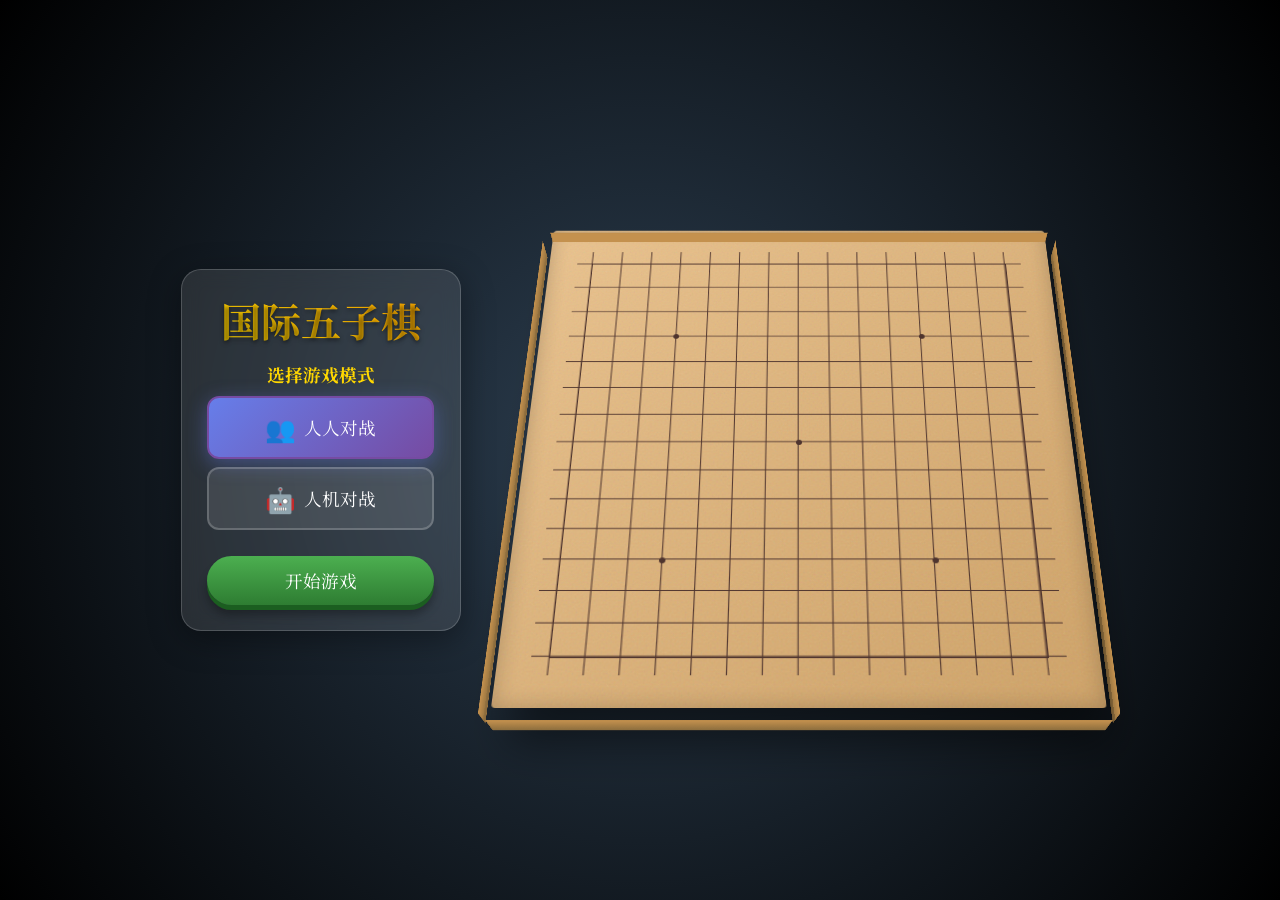
<file: index.html>
<!DOCTYPE html>
<html lang="zh-CN">

<head>
    <meta charset="UTF-8">
    <meta name="viewport"
        content="width=device-width, initial-scale=1.0, maximum-scale=1.0, user-scalable=no, viewport-fit=cover">
    <meta name="description" content="3D国际五子棋 - 支持人人对战和人机对战，精美3D界面">
    <meta name="theme-color" content="#2c3e50">
    <meta name="apple-mobile-web-app-capable" content="yes">
    <meta name="apple-mobile-web-app-status-bar-style" content="black-translucent">
    <meta name="apple-mobile-web-app-title" content="五子棋">
    <meta name="format-detection" content="telephone=no">
    <title>3D 国际五子棋</title>
    <link rel="stylesheet" href="style.css">
    <link href="https://fonts.googleapis.com/css2?family=Noto+Serif+SC:wght@500;700&display=swap" rel="stylesheet">
</head>

<body>
    <div class="main-container">
        <div class="game-info">
            <h1>国际五子棋</h1>

            <div class="mode-selection" id="mode-selection">
                <h3>选择游戏模式</h3>
                <button class="mode-btn selected" data-mode="pvp">
                    <span class="icon">👥</span>
                    <span>人人对战</span>
                </button>
                <button class="mode-btn" data-mode="pve">
                    <span class="icon">🤖</span>
                    <span>人机对战</span>
                </button>

                <div id="difficulty-panel" class="hidden">
                    <h3>选择难度</h3>
                    <button class="difficulty-btn selected" data-difficulty="normal">
                        <span class="icon">⭐</span>
                        <span>普通</span>
                    </button>
                    <button class="difficulty-btn" data-difficulty="master">
                        <span class="icon">👑</span>
                        <span>大师</span>
                    </button>
                </div>

                <button id="start-btn" class="btn-3d start-btn">开始游戏</button>
            </div>

            <div class="status-panel hidden" id="game-panel">
                <div class="current-turn">
                    <span id="turn-text">当前回合: </span>
                    <div id="turn-indicator" class="piece black"></div>
                </div>
                <div id="winner-display" class="hidden"></div>
                <button id="restart-btn" class="btn-3d">重新开始</button>
            </div>
        </div>

        <div class="scene">
            <div class="board-container">
                <div class="board-wood">
                    <div class="grid-lines" id="grid-layer">
                        <!-- Grid lines will be generated by JS -->
                    </div>
                    <div class="pieces-layer" id="board">
                        <!-- Pieces will be placed here -->
                    </div>
                </div>
                <div class="board-side front"></div>
                <div class="board-side left"></div>
                <div class="board-side right"></div>
                <div class="board-side back"></div>
            </div>
        </div>
    </div>
    <script src="script.js"></script>
</body>

</html>
</file>
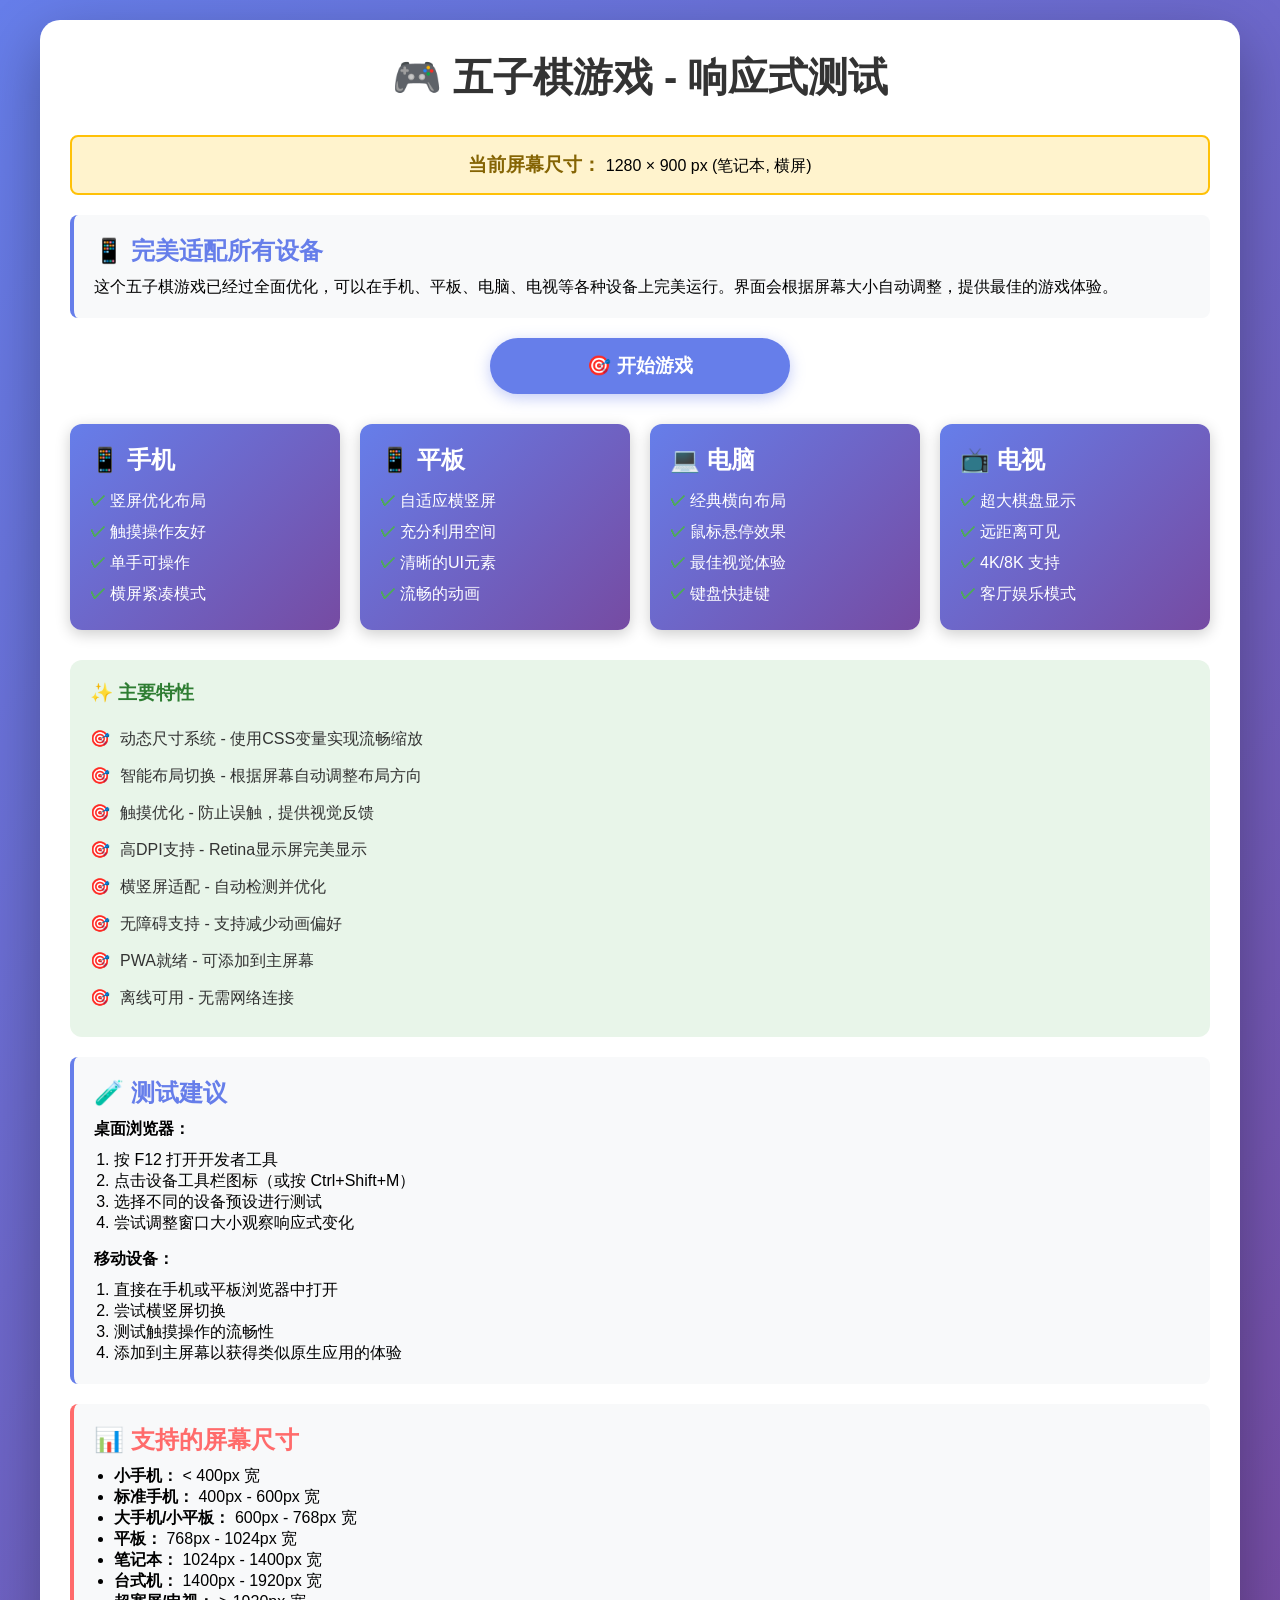
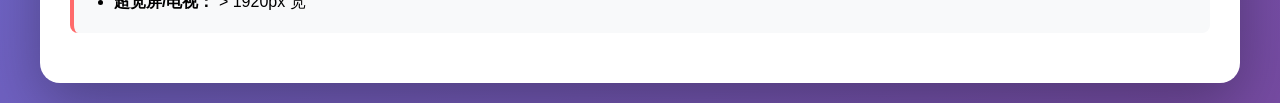
<file: test_responsive.html>
<!DOCTYPE html>
<html lang="zh-CN">

<head>
    <meta charset="UTF-8">
    <meta name="viewport" content="width=device-width, initial-scale=1.0">
    <title>响应式测试 - 五子棋</title>
    <style>
        * {
            margin: 0;
            padding: 0;
            box-sizing: border-box;
        }

        body {
            font-family: 'Segoe UI', Tahoma, Geneva, Verdana, sans-serif;
            background: linear-gradient(135deg, #667eea 0%, #764ba2 100%);
            padding: 20px;
            min-height: 100vh;
        }

        .container {
            max-width: 1200px;
            margin: 0 auto;
            background: white;
            border-radius: 20px;
            padding: 30px;
            box-shadow: 0 20px 60px rgba(0, 0, 0, 0.3);
        }

        h1 {
            color: #333;
            text-align: center;
            margin-bottom: 30px;
            font-size: 2.5em;
        }

        .info-box {
            background: #f8f9fa;
            border-left: 4px solid #667eea;
            padding: 20px;
            margin-bottom: 20px;
            border-radius: 8px;
        }

        .info-box h2 {
            color: #667eea;
            margin-bottom: 10px;
        }

        .device-grid {
            display: grid;
            grid-template-columns: repeat(auto-fit, minmax(250px, 1fr));
            gap: 20px;
            margin: 30px 0;
        }

        .device-card {
            background: linear-gradient(135deg, #667eea 0%, #764ba2 100%);
            color: white;
            padding: 20px;
            border-radius: 12px;
            box-shadow: 0 4px 15px rgba(0, 0, 0, 0.2);
            transition: transform 0.3s ease;
        }

        .device-card:hover {
            transform: translateY(-5px);
        }

        .device-card h3 {
            margin-bottom: 10px;
            font-size: 1.5em;
        }

        .device-card ul {
            list-style: none;
            padding-left: 0;
        }

        .device-card li {
            padding: 5px 0;
            padding-left: 20px;
            position: relative;
        }

        .device-card li:before {
            content: "✓";
            position: absolute;
            left: 0;
            color: #4CAF50;
            font-weight: bold;
        }

        .test-button {
            display: inline-block;
            background: #667eea;
            color: white;
            padding: 15px 40px;
            border-radius: 50px;
            text-decoration: none;
            font-size: 1.2em;
            font-weight: bold;
            margin: 20px auto;
            display: block;
            text-align: center;
            max-width: 300px;
            transition: all 0.3s ease;
            box-shadow: 0 4px 15px rgba(102, 126, 234, 0.4);
        }

        .test-button:hover {
            background: #764ba2;
            transform: translateY(-2px);
            box-shadow: 0 6px 20px rgba(102, 126, 234, 0.6);
        }

        .feature-list {
            background: #e8f5e9;
            padding: 20px;
            border-radius: 12px;
            margin: 20px 0;
        }

        .feature-list h3 {
            color: #2e7d32;
            margin-bottom: 15px;
        }

        .feature-list ul {
            list-style: none;
            padding-left: 0;
        }

        .feature-list li {
            padding: 8px 0;
            padding-left: 30px;
            position: relative;
            color: #333;
        }

        .feature-list li:before {
            content: "🎯";
            position: absolute;
            left: 0;
        }

        .screen-info {
            background: #fff3cd;
            border: 2px solid #ffc107;
            padding: 15px;
            border-radius: 8px;
            margin: 20px 0;
            text-align: center;
        }

        .screen-info strong {
            color: #856404;
            font-size: 1.2em;
        }

        @media (max-width: 768px) {
            h1 {
                font-size: 1.8em;
            }

            .container {
                padding: 20px;
            }

            .device-grid {
                grid-template-columns: 1fr;
            }
        }
    </style>
</head>

<body>
    <div class="container">
        <h1>🎮 五子棋游戏 - 响应式测试</h1>

        <div class="screen-info">
            <strong>当前屏幕尺寸：</strong>
            <span id="screen-size"></span>
        </div>

        <div class="info-box">
            <h2>📱 完美适配所有设备</h2>
            <p>这个五子棋游戏已经过全面优化，可以在手机、平板、电脑、电视等各种设备上完美运行。界面会根据屏幕大小自动调整，提供最佳的游戏体验。</p>
        </div>

        <a href="index.html" class="test-button">🎯 开始游戏</a>

        <div class="device-grid">
            <div class="device-card">
                <h3>📱 手机</h3>
                <ul>
                    <li>竖屏优化布局</li>
                    <li>触摸操作友好</li>
                    <li>单手可操作</li>
                    <li>横屏紧凑模式</li>
                </ul>
            </div>

            <div class="device-card">
                <h3>📱 平板</h3>
                <ul>
                    <li>自适应横竖屏</li>
                    <li>充分利用空间</li>
                    <li>清晰的UI元素</li>
                    <li>流畅的动画</li>
                </ul>
            </div>

            <div class="device-card">
                <h3>💻 电脑</h3>
                <ul>
                    <li>经典横向布局</li>
                    <li>鼠标悬停效果</li>
                    <li>最佳视觉体验</li>
                    <li>键盘快捷键</li>
                </ul>
            </div>

            <div class="device-card">
                <h3>📺 电视</h3>
                <ul>
                    <li>超大棋盘显示</li>
                    <li>远距离可见</li>
                    <li>4K/8K 支持</li>
                    <li>客厅娱乐模式</li>
                </ul>
            </div>
        </div>

        <div class="feature-list">
            <h3>✨ 主要特性</h3>
            <ul>
                <li>动态尺寸系统 - 使用CSS变量实现流畅缩放</li>
                <li>智能布局切换 - 根据屏幕自动调整布局方向</li>
                <li>触摸优化 - 防止误触，提供视觉反馈</li>
                <li>高DPI支持 - Retina显示屏完美显示</li>
                <li>横竖屏适配 - 自动检测并优化</li>
                <li>无障碍支持 - 支持减少动画偏好</li>
                <li>PWA就绪 - 可添加到主屏幕</li>
                <li>离线可用 - 无需网络连接</li>
            </ul>
        </div>

        <div class="info-box">
            <h2>🧪 测试建议</h2>
            <p><strong>桌面浏览器：</strong></p>
            <ol style="padding-left: 20px; margin-top: 10px;">
                <li>按 F12 打开开发者工具</li>
                <li>点击设备工具栏图标（或按 Ctrl+Shift+M）</li>
                <li>选择不同的设备预设进行测试</li>
                <li>尝试调整窗口大小观察响应式变化</li>
            </ol>
            <p style="margin-top: 15px;"><strong>移动设备：</strong></p>
            <ol style="padding-left: 20px; margin-top: 10px;">
                <li>直接在手机或平板浏览器中打开</li>
                <li>尝试横竖屏切换</li>
                <li>测试触摸操作的流畅性</li>
                <li>添加到主屏幕以获得类似原生应用的体验</li>
            </ol>
        </div>

        <div class="info-box" style="border-left-color: #ff6b6b;">
            <h2 style="color: #ff6b6b;">📊 支持的屏幕尺寸</h2>
            <ul style="padding-left: 20px; margin-top: 10px;">
                <li><strong>小手机：</strong>
                    < 400px 宽</li>
                <li><strong>标准手机：</strong> 400px - 600px 宽</li>
                <li><strong>大手机/小平板：</strong> 600px - 768px 宽</li>
                <li><strong>平板：</strong> 768px - 1024px 宽</li>
                <li><strong>笔记本：</strong> 1024px - 1400px 宽</li>
                <li><strong>台式机：</strong> 1400px - 1920px 宽</li>
                <li><strong>超宽屏/电视：</strong> > 1920px 宽</li>
            </ul>
        </div>
    </div>

    <script>
        // 显示当前屏幕尺寸
        function updateScreenSize() {
            const width = window.innerWidth;
            const height = window.innerHeight;
            const orientation = width > height ? '横屏' : '竖屏';

            let deviceType = '';
            if (width < 400) deviceType = '小手机';
            else if (width < 600) deviceType = '标准手机';
            else if (width < 768) deviceType = '大手机/小平板';
            else if (width < 1024) deviceType = '平板';
            else if (width < 1400) deviceType = '笔记本';
            else if (width < 1920) deviceType = '台式机';
            else deviceType = '超宽屏/电视';

            document.getElementById('screen-size').textContent =
                `${width} × ${height} px (${deviceType}, ${orientation})`;
        }

        updateScreenSize();
        window.addEventListener('resize', updateScreenSize);
        window.addEventListener('orientationchange', updateScreenSize);
    </script>
</body>

</html>
</file>
<file: style.css>
:root {
    --board-color: #e6b36f;
    --board-dark: #c4914e;
    --line-color: #4e342e;
    --shadow-color: rgba(0, 0, 0, 0.4);
    --bg-gradient: radial-gradient(circle at center, #2c3e50, #000000);

    /* Responsive sizing variables */
    --scene-size: min(90vw, 90vh, 600px);
    --board-size: calc(var(--scene-size) * 0.9);
    --panel-width: min(280px, 90vw);
    --gap-size: clamp(20px, 3vw, 50px);
    --padding-base: clamp(15px, 2vw, 30px);
    --font-size-h1: clamp(1.5rem, 4vw, 2.5rem);
    --font-size-h3: clamp(0.9rem, 2vw, 1.1rem);
    --font-size-btn: clamp(0.9rem, 2vw, 1.1rem);
}

* {
    box-sizing: border-box;
    -webkit-tap-highlight-color: transparent;
}

body {
    margin: 0;
    padding: 0;
    background: var(--bg-gradient);
    font-family: 'Noto Serif SC', serif;
    min-height: 100vh;
    min-height: 100dvh;
    /* Dynamic viewport height for mobile */
    display: flex;
    justify-content: center;
    align-items: center;
    overflow: hidden;
    color: white;
    touch-action: manipulation;
}

.main-container {
    display: flex;
    flex-direction: row;
    align-items: center;
    justify-content: center;
    gap: var(--gap-size);
    padding: clamp(10px, 2vh, 20px);
    width: 100%;
    max-width: 1400px;
}

/* UI Panel */
.game-info {
    background: rgba(255, 255, 255, 0.1);
    backdrop-filter: blur(10px);
    -webkit-backdrop-filter: blur(10px);
    padding: var(--padding-base);
    border-radius: clamp(15px, 2vw, 20px);
    box-shadow: 0 8px 32px 0 rgba(0, 0, 0, 0.37);
    border: 1px solid rgba(255, 255, 255, 0.18);
    text-align: center;
    width: var(--panel-width);
    max-width: 100%;
    transform: translateZ(20px);
}

h1 {
    margin-top: 0;
    margin-bottom: clamp(10px, 2vh, 20px);
    font-size: var(--font-size-h1);
    text-shadow: 0 2px 4px rgba(0, 0, 0, 0.5);
    background: linear-gradient(45deg, #ffd700, #ffaa00);
    -webkit-background-clip: text;
    background-clip: text;
    -webkit-text-fill-color: transparent;
    line-height: 1.2;
}

h3 {
    margin: clamp(10px, 1.5vh, 15px) 0 clamp(8px, 1vh, 10px) 0;
    font-size: var(--font-size-h3);
    color: #ffd700;
}

/* Mode Selection */
.mode-selection {
    animation: fadeIn 0.5s ease;
}

.mode-btn,
.difficulty-btn {
    display: flex;
    align-items: center;
    justify-content: center;
    gap: clamp(6px, 1vw, 8px);
    width: 100%;
    padding: clamp(10px, 1.5vh, 12px) clamp(15px, 2vw, 20px);
    margin: clamp(6px, 1vh, 8px) 0;
    background: rgba(255, 255, 255, 0.1);
    border: 2px solid rgba(255, 255, 255, 0.2);
    border-radius: clamp(10px, 1.5vw, 12px);
    color: white;
    font-size: var(--font-size-btn);
    cursor: pointer;
    transition: all 0.3s ease;
    font-family: inherit;
    touch-action: manipulation;
    user-select: none;
    -webkit-user-select: none;
}

.mode-btn:hover,
.difficulty-btn:hover {
    background: rgba(255, 255, 255, 0.2);
    transform: translateY(-2px);
    box-shadow: 0 5px 15px rgba(0, 0, 0, 0.3);
}

.mode-btn:active,
.difficulty-btn:active {
    transform: translateY(0);
}

.mode-btn.selected,
.difficulty-btn.selected {
    background: linear-gradient(135deg, #667eea 0%, #764ba2 100%);
    border-color: #764ba2;
    box-shadow: 0 5px 20px rgba(102, 126, 234, 0.4);
}

.mode-btn .icon,
.difficulty-btn .icon {
    font-size: clamp(1.2em, 3vw, 1.4em);
}

.start-btn {
    margin-top: clamp(15px, 2vh, 20px);
    width: 100%;
    background: linear-gradient(to bottom, #ff6b6b, #ee5a6f);
    box-shadow: 0 5px 0 #c44569, 0 10px 10px rgba(0, 0, 0, 0.3);
}

.start-btn:active {
    box-shadow: 0 0 0 #c44569, 0 0 0 rgba(0, 0, 0, 0.3);
}

/* Game Panel */
.status-panel {
    margin: clamp(15px, 2vh, 20px) 0;
    font-size: clamp(1rem, 2vw, 1.2rem);
    animation: fadeIn 0.5s ease;
}

.current-turn {
    display: flex;
    align-items: center;
    justify-content: center;
    gap: clamp(8px, 1.5vw, 10px);
    margin-bottom: clamp(12px, 1.5vh, 15px);
    flex-wrap: nowrap;
}

#turn-indicator {
    width: clamp(24px, 4vw, 30px);
    height: clamp(24px, 4vw, 30px);
    flex-shrink: 0;
    box-shadow: 0 2px 5px rgba(0, 0, 0, 0.5);
    position: relative !important;
    top: auto !important;
    left: auto !important;
    transform: none !important;
}

#turn-text {
    white-space: nowrap;
    font-size: clamp(0.9rem, 2vw, 1.1rem);
}

.btn-3d {
    background: linear-gradient(to bottom, #4CAF50, #2E7D32);
    border: none;
    padding: clamp(10px, 1.5vh, 12px) clamp(20px, 3vw, 30px);
    color: white;
    font-size: var(--font-size-btn);
    border-radius: 50px;
    cursor: pointer;
    box-shadow: 0 5px 0 #1B5E20, 0 10px 10px rgba(0, 0, 0, 0.3);
    transition: all 0.1s;
    outline: none;
    font-family: inherit;
    width: 100%;
    touch-action: manipulation;
    user-select: none;
    -webkit-user-select: none;
}

.btn-3d:active {
    transform: translateY(5px);
    box-shadow: 0 0 0 #1B5E20, 0 0 0 rgba(0, 0, 0, 0.3);
}

.hidden {
    display: none !important;
}

/* 3D Scene */
.scene {
    perspective: clamp(800px, 150vw, 1200px);
    width: var(--scene-size);
    height: var(--scene-size);
    display: flex;
    justify-content: center;
    align-items: center;
    flex-shrink: 0;
}

.board-container {
    width: var(--board-size);
    height: var(--board-size);
    position: relative;
    transform-style: preserve-3d;
    transform: rotateX(30deg) rotateZ(0deg);
    transition: transform 0.5s ease;
}

/* The top surface of the board */
.board-wood {
    width: 100%;
    height: 100%;
    background-color: var(--board-color);
    /* Wood texture simulation */
    background-image:
        url("data:image/svg+xml,%3Csvg width='100' height='100' viewBox='0 0 100 100' xmlns='http://www.w3.org/2000/svg'%3E%3Cfilter id='noise'%3E%3CfeTurbulence type='fractalNoise' baseFrequency='0.5' numOctaves='3' stitchTiles='stitch'/%3E%3C/filter%3E%3Crect width='100' height='100' filter='url(%23noise)' opacity='0.15'/%3E%3C/svg%3E"),
        linear-gradient(to bottom right, rgba(255, 255, 255, 0.2), rgba(0, 0, 0, 0.1));
    position: absolute;
    top: 0;
    left: 0;
    box-shadow: inset 0 0 20px rgba(0, 0, 0, 0.2);
    border-radius: 4px;
    transform: translateZ(calc(var(--board-size) * 0.028));
}

/* Grid Lines */
.grid-lines {
    position: absolute;
    top: calc(var(--board-size) * 0.056);
    left: calc(var(--board-size) * 0.056);
    right: calc(var(--board-size) * 0.056);
    bottom: calc(var(--board-size) * 0.056);
    background-image:
        linear-gradient(var(--line-color) 1px, transparent 1px),
        linear-gradient(90deg, var(--line-color) 1px, transparent 1px);
    background-size: calc(var(--board-size) * 0.059) calc(var(--board-size) * 0.059);
    background-position: calc(var(--board-size) * 0.029) calc(var(--board-size) * 0.029);
}

.grid-lines::before {
    content: '';
    position: absolute;
    top: calc(var(--board-size) * 0.03);
    left: calc(var(--board-size) * 0.03);
    right: calc(var(--board-size) * 0.03);
    bottom: calc(var(--board-size) * 0.03);
    border: 1px solid var(--line-color);
    pointer-events: none;
}

/* Star points (Tian Yuan and others) */
.grid-lines::after {
    content: '';
    position: absolute;
    top: 50%;
    left: 50%;
    width: clamp(4px, 1vw, 6px);
    height: clamp(4px, 1vw, 6px);
    background: var(--line-color);
    border-radius: 50%;
    transform: translate(-50%, -50%);
    box-shadow:
        calc(var(--board-size) * 0.237) calc(var(--board-size) * 0.237) 0 var(--line-color),
        calc(var(--board-size) * -0.237) calc(var(--board-size) * 0.237) 0 var(--line-color),
        calc(var(--board-size) * 0.237) calc(var(--board-size) * -0.237) 0 var(--line-color),
        calc(var(--board-size) * -0.237) calc(var(--board-size) * -0.237) 0 var(--line-color);
}

/* Board Sides for 3D thickness */
.board-side {
    position: absolute;
    background: var(--board-dark);
    border: 1px solid rgba(0, 0, 0, 0.1);
}

.board-side.front {
    width: 100%;
    height: calc(var(--board-size) * 0.056);
    bottom: 0;
    transform-origin: bottom;
    transform: rotateX(-90deg) translateZ(calc(var(--board-size) * 0.028));
    background: linear-gradient(to bottom, var(--board-dark), #8d6e3e);
}

.board-side.back {
    width: 100%;
    height: calc(var(--board-size) * 0.056);
    top: 0;
    transform-origin: top;
    transform: rotateX(90deg) translateZ(calc(var(--board-size) * -0.028));
}

.board-side.left {
    width: calc(var(--board-size) * 0.056);
    height: 100%;
    left: 0;
    transform-origin: left;
    transform: rotateY(90deg) translateZ(calc(var(--board-size) * -0.028));
    background: linear-gradient(to right, var(--board-dark), #8d6e3e);
}

.board-side.right {
    width: calc(var(--board-size) * 0.056);
    height: 100%;
    right: 0;
    transform-origin: right;
    transform: rotateY(-90deg) translateZ(calc(var(--board-size) * -0.028));
    background: linear-gradient(to left, var(--board-dark), #8d6e3e);
}

/* Shadow under the board */
.board-container::after {
    content: '';
    position: absolute;
    width: 100%;
    height: 100%;
    background: rgba(0, 0, 0, 0.5);
    transform: translateZ(calc(var(--board-size) * -0.037)) translateY(calc(var(--board-size) * 0.037)) translateX(calc(var(--board-size) * 0.019));
    filter: blur(20px);
    z-index: -1;
}

/* Pieces Layer */
.pieces-layer {
    position: absolute;
    top: calc(var(--board-size) * 0.056);
    left: calc(var(--board-size) * 0.056);
    width: calc(var(--board-size) * 0.889);
    height: calc(var(--board-size) * 0.889);
    display: grid;
    grid-template-columns: repeat(15, 1fr);
    grid-template-rows: repeat(15, 1fr);
}

.cell {
    width: 100%;
    height: 100%;
    position: relative;
    cursor: pointer;
    touch-action: manipulation;
}

.cell:hover::after {
    content: '';
    position: absolute;
    width: calc(var(--board-size) * 0.037);
    height: calc(var(--board-size) * 0.037);
    background: rgba(0, 0, 0, 0.1);
    border-radius: 50%;
    top: 50%;
    left: 50%;
    transform: translate(-50%, -50%);
}

/* Touch devices - show hover on tap */
@media (hover: none) {
    .cell:active::after {
        content: '';
        position: absolute;
        width: calc(var(--board-size) * 0.037);
        height: calc(var(--board-size) * 0.037);
        background: rgba(0, 0, 0, 0.2);
        border-radius: 50%;
        top: 50%;
        left: 50%;
        transform: translate(-50%, -50%);
    }
}

/* The Piece */
.piece {
    width: calc(var(--board-size) * 0.052);
    height: calc(var(--board-size) * 0.052);
    border-radius: 50%;
    position: absolute;
    top: 50%;
    left: 50%;
    transform: translate(-50%, -50%) translateZ(2px);
    box-shadow:
        2px 2px 4px rgba(0, 0, 0, 0.4),
        inset -3px -3px 5px rgba(0, 0, 0, 0.5),
        inset 3px 3px 5px rgba(255, 255, 255, 0.4);
}

.piece.black {
    background: radial-gradient(circle at 30% 30%, #666, #000);
}

.piece.black::after {
    content: '';
    position: absolute;
    top: calc(var(--board-size) * 0.009);
    left: calc(var(--board-size) * 0.009);
    width: calc(var(--board-size) * 0.011);
    height: calc(var(--board-size) * 0.006);
    background: rgba(255, 255, 255, 0.4);
    border-radius: 50%;
    transform: rotate(-45deg);
    filter: blur(1px);
}

.piece.white {
    background: radial-gradient(circle at 30% 30%, #fff, #ddd);
}

.piece.white::after {
    content: '';
    position: absolute;
    top: calc(var(--board-size) * 0.009);
    left: calc(var(--board-size) * 0.009);
    width: calc(var(--board-size) * 0.015);
    height: calc(var(--board-size) * 0.007);
    background: rgba(255, 255, 255, 0.9);
    border-radius: 50%;
    transform: rotate(-45deg);
    filter: blur(1px);
}

/* Last move marker */
.piece.last-move::before {
    content: '';
    position: absolute;
    top: 50%;
    left: 50%;
    width: clamp(4px, 1vw, 6px);
    height: clamp(4px, 1vw, 6px);
    background: red;
    border-radius: 50%;
    transform: translate(-50%, -50%);
    box-shadow: 0 0 5px red;
}

/* Winner Highlight */
.winner-text {
    color: #ffd700;
    font-weight: bold;
    font-size: clamp(1.2rem, 3vw, 1.5rem);
    margin-top: clamp(8px, 1vh, 10px);
    animation: pulse 1s infinite;
}

@keyframes pulse {

    0%,
    100% {
        transform: scale(1);
    }

    50% {
        transform: scale(1.1);
    }
}

@keyframes fadeIn {
    from {
        opacity: 0;
        transform: translateY(-10px);
    }

    to {
        opacity: 1;
        transform: translateY(0);
    }
}

/* ===== RESPONSIVE BREAKPOINTS ===== */

/* Large Tablets and Small Desktops (landscape) */
@media (max-width: 1024px) and (orientation: landscape) {
    :root {
        --scene-size: min(60vh, 500px);
    }

    .main-container {
        gap: clamp(15px, 2vw, 30px);
    }
}

/* Tablets (portrait) */
@media (max-width: 900px) and (orientation: portrait) {
    .main-container {
        flex-direction: column;
        gap: clamp(15px, 2vh, 25px);
    }

    :root {
        --scene-size: min(85vw, 70vh, 550px);
    }
}

/* Small Tablets and Large Phones (landscape) */
@media (max-width: 768px) and (orientation: landscape) {
    :root {
        --scene-size: min(55vh, 400px);
        --panel-width: min(220px, 30vw);
    }

    .main-container {
        gap: 15px;
        padding: 10px;
    }

    .game-info {
        padding: 15px;
    }

    h1 {
        font-size: clamp(1.3rem, 3vw, 1.8rem);
    }
}

/* Mobile Phones (portrait) */
@media (max-width: 600px) and (orientation: portrait) {
    .main-container {
        flex-direction: column;
        gap: 15px;
        padding: 10px;
    }

    :root {
        --scene-size: min(92vw, 65vh);
        --panel-width: 92vw;
    }

    .game-info {
        padding: 20px 15px;
    }

    .board-container {
        transform: rotateX(25deg) rotateZ(0deg);
    }
}

/* Small Mobile Phones */
@media (max-width: 400px) {
    :root {
        --scene-size: min(95vw, 60vh);
        --font-size-h1: 1.5rem;
        --font-size-h3: 0.9rem;
        --font-size-btn: 0.9rem;
    }

    .game-info {
        padding: 15px 12px;
    }

    .mode-btn,
    .difficulty-btn {
        padding: 10px 15px;
    }
}

/* Large Screens (TVs, Large Monitors) */
@media (min-width: 1400px) {
    :root {
        --scene-size: 700px;
        --panel-width: 320px;
        --gap-size: 60px;
    }

    .scene {
        perspective: 1400px;
    }
}

/* Ultra-wide screens */
@media (min-width: 1920px) {
    :root {
        --scene-size: 800px;
        --panel-width: 350px;
        --gap-size: 80px;
    }
}

/* Landscape orientation optimization for phones */
@media (max-height: 500px) and (orientation: landscape) {
    :root {
        --scene-size: min(50vh, 350px);
        --panel-width: min(200px, 25vw);
    }

    .main-container {
        gap: 10px;
        padding: 5px;
    }

    .game-info {
        padding: 10px;
    }

    h1 {
        font-size: 1.3rem;
        margin-bottom: 8px;
    }

    h3 {
        margin: 8px 0 6px 0;
        font-size: 0.85rem;
    }

    .mode-btn,
    .difficulty-btn,
    .btn-3d {
        padding: 8px 12px;
        font-size: 0.85rem;
        margin: 5px 0;
    }

    .status-panel {
        margin: 10px 0;
        font-size: 0.9rem;
    }
}

/* High DPI screens */
@media (-webkit-min-device-pixel-ratio: 2),
(min-resolution: 192dpi) {
    .piece {
        box-shadow:
            2px 2px 6px rgba(0, 0, 0, 0.5),
            inset -3px -3px 6px rgba(0, 0, 0, 0.6),
            inset 3px 3px 6px rgba(255, 255, 255, 0.5);
    }
}

/* Reduced motion preference */
@media (prefers-reduced-motion: reduce) {
    * {
        animation-duration: 0.01ms !important;
        animation-iteration-count: 1 !important;
        transition-duration: 0.01ms !important;
    }
}
</file>
